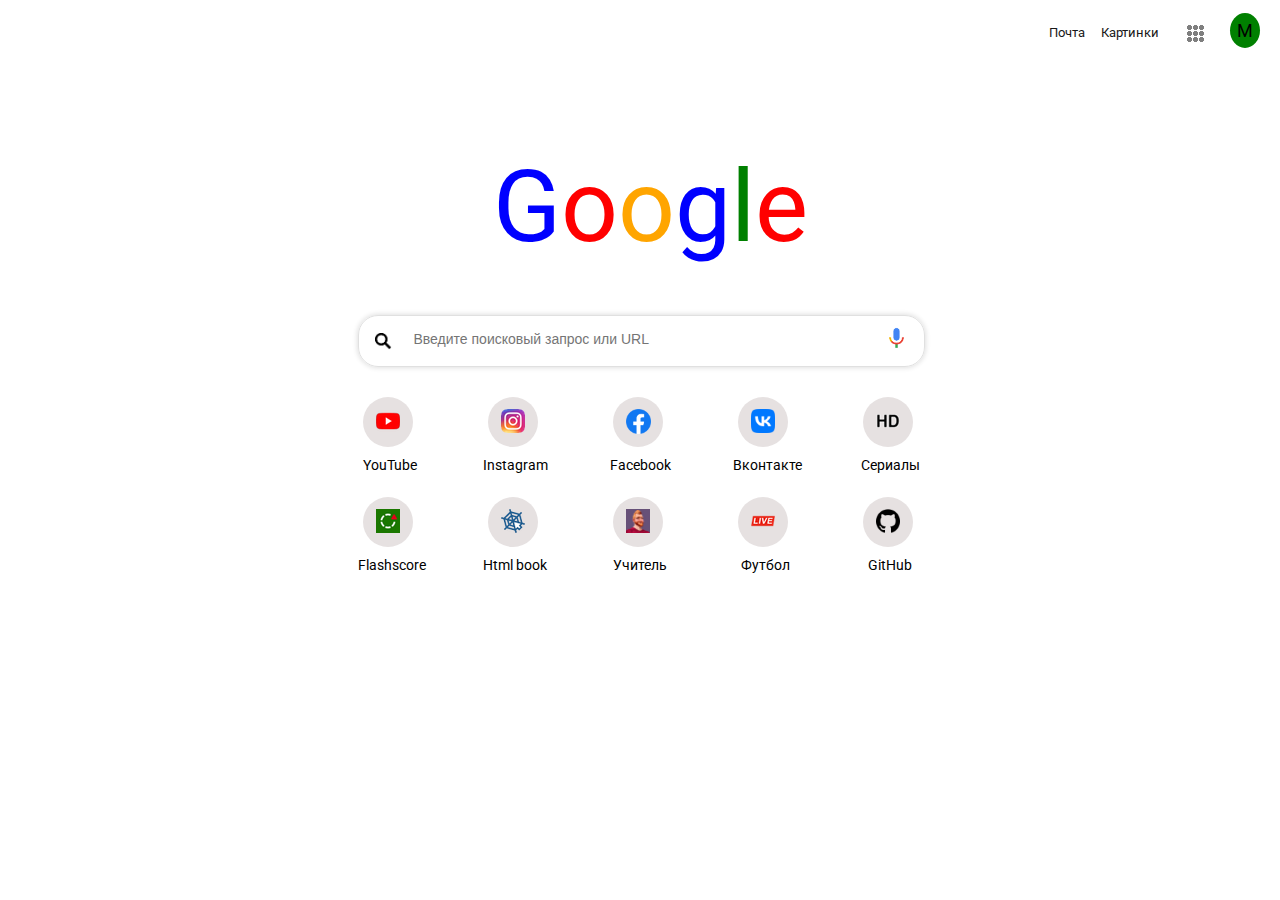
<file: index.html>
<!DOCTYPE html>
<html lang="en">
<head>
    <meta charset="UTF-8">
    <meta http-equiv="X-UA-Compatible" content="IE=edge">
    <meta name="viewport" content="width=device-width, initial-scale=1.0">
    <title>Google</title>
    <link rel="stylesheet" href="css/style.css">
</head>
<body>
    <div class="wrapper">
        <header class="header ">
            <nav class="header__navigation navigation">
                <div class="navigation__mail">
                    <a href="#" class="navigation__mail--link">Почта</a>
                </div>
                <div class="navigation__image">
                    <a href="#" class="navigation__image--link">Картинки</a>
                </div>
                <div class="navigation__app">
                    <a href="#" class="navigation__app--link">app</a>
                </div>
                <div class="navigation__account">
                    <a href="#" class="navigation__account--link">М</a>
                </div>
            </nav>
        </header>
        <main class="main container">
            <div class="main__title">
                <span class="blue">G</span><span class="red">o</span><span class="orange">o</span><span class="blue">g</span><span class="green">l</span><span class="red">e</span>
            </div>
            <div class="main__search">
                <input type="search" placeholder="Введите поисковый запрос или URL">
                <a href="#" class="main__voice">V</a>
            </div>
            <div class="bookmarks">
                <a class="main__bookmarks bookmarks" href="https://www.youtube.com/"  target="_blank">
                    <div class="bookmarks__block ">
                        <div class="bookmarks__around youtube"></div>
                        <h2 class="bookmarks__title">YouTube</h2>
                    </div>
                </a>
                <a class="main__bookmarks bookmarks" href="https://www.instagram.com/"  target="_blank">
                    <div class="bookmarks__block ">
                        <div class="bookmarks__around instagram"></div>
                        <h2 class="bookmarks__title">Instagram</h2>
                    </div>
                </a>
                <a class="main__bookmarks bookmarks" href="https://www.facebook.com/"  target="_blank">
                    <div class="bookmarks__block ">
                        <div class="bookmarks__around facebook"></div>
                        <h2 class="bookmarks__title">Facebook</h2>
                    </div>
                </a>
                <a class="main__bookmarks bookmarks" href="https://www.vk.com/"  target="_blank">
                    <div class="bookmarks__block ">
                        <div class="bookmarks__around vk"></div>
                        <h2 class="bookmarks__title">Вконтакте</h2>
                    </div>
                </a>
                <a class="main__bookmarks bookmarks " href="https://rezka.ag/series/"  target="_blank">
                    <div class="bookmarks__block margin ">
                        <div class="bookmarks__around hdrezka"></div>
                        <h2 class="bookmarks__title">Сериалы</h2>
                    </div>
                </a>
                <a class="main__bookmarks bookmarks " href="https://www.flashscore.ua/"  target="_blank">
                    <div class="bookmarks__block">
                        <div class="bookmarks__around flash"></div>
                        <h2 class="bookmarks__title">Flashscore</h2>
                    </div>
                </a>
                <a class="main__bookmarks bookmarks " href="http://htmlbook.ru/html"  target="_blank">
                    <div class="bookmarks__block">
                        <div class="bookmarks__around html-book"></div>
                        <h2 class="bookmarks__title">Html book</h2>
                    </div>
                </a>
                <a class="main__bookmarks bookmarks " href="https://fls.guru/"  target="_blank">
                    <div class="bookmarks__block">
                        <div class="bookmarks__around fls-guru"></div>
                        <h2 class="bookmarks__title">Учитель</h2>
                    </div>
                </a>
                <a class="main__bookmarks bookmarks " href="http://livetv.sx/"  target="_blank">
                    <div class="bookmarks__block">
                        <div class="bookmarks__around live"></div>
                        <h2 class="bookmarks__title">Футбол</h2>
                    </div>
                </a>
                <a class="main__bookmarks bookmarks " href="github.com/"  target="_blank">
                    <div class="bookmarks__block margin">
                        <div class="bookmarks__around github"></div>
                        <h2 class="bookmarks__title">GitHub</h2>
                    </div>
                </a>
            </div>
        </main>
        <footer class="footer container">

        </footer>
    </div>
</body>
</html>
</file>
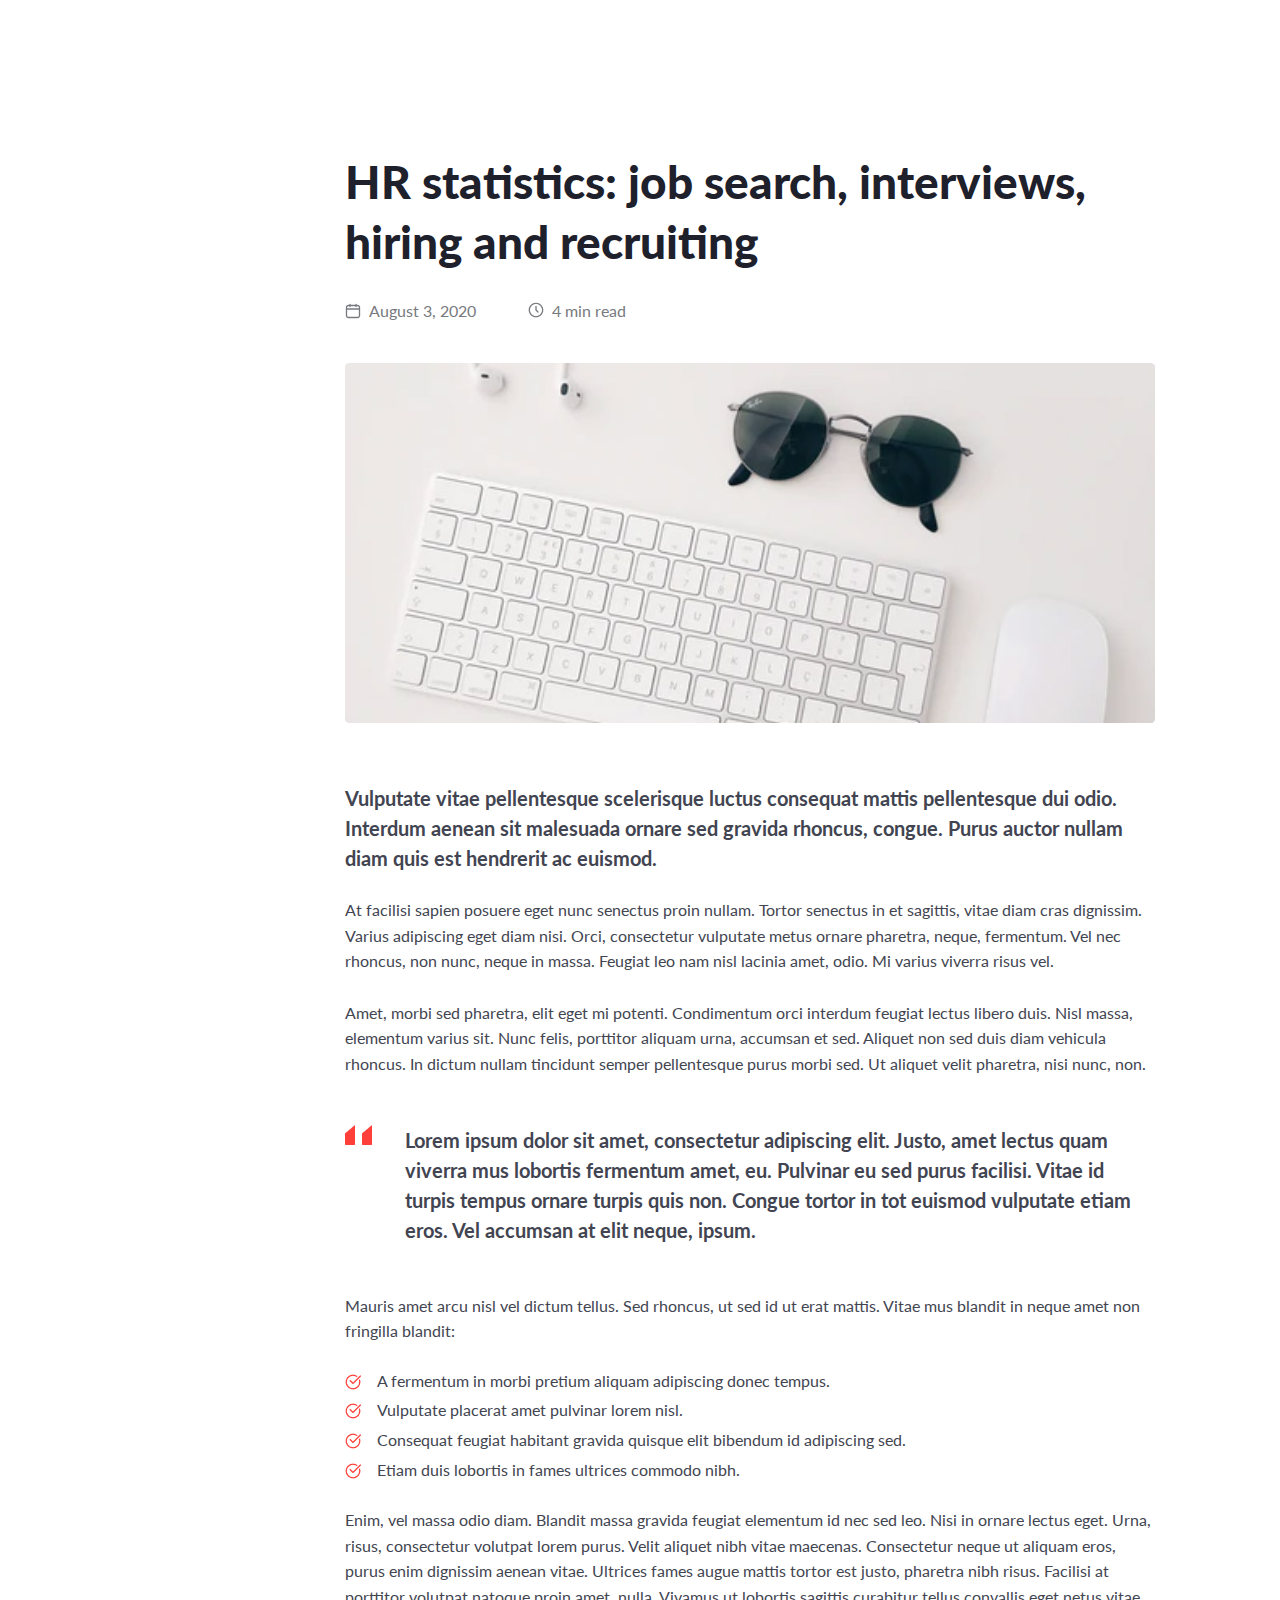
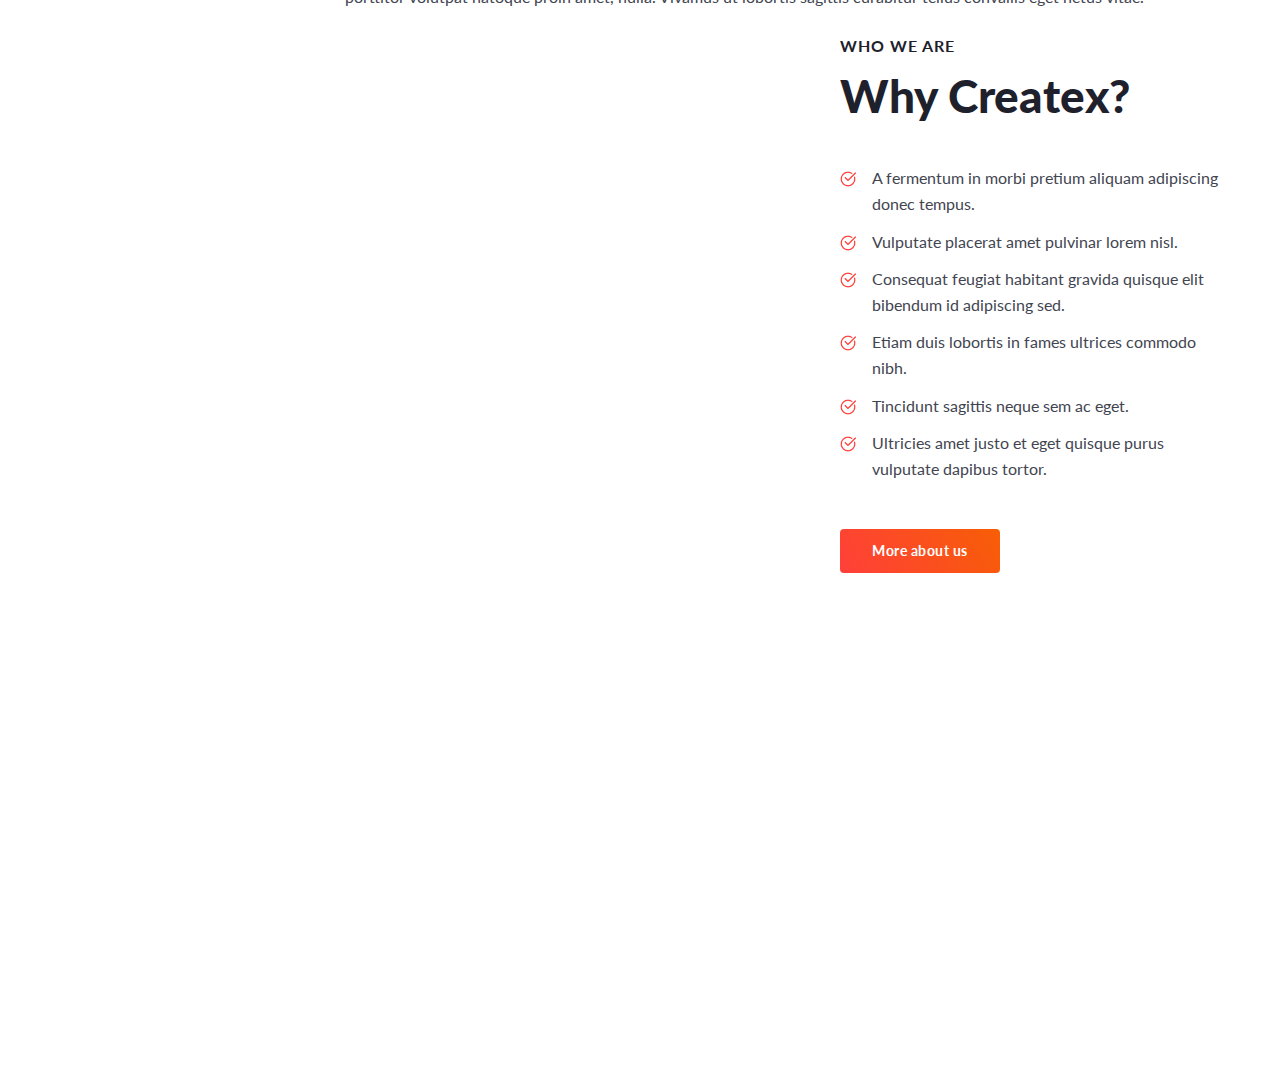
<file: page.html>
<!DOCTYPE html>
<html lang="en">
<head>
    <meta charset="UTF-8">
    <meta http-equiv="X-UA-Compatible" content="IE=edge">
    <meta name="viewport" content="width=device-width, initial-scale=1.0">
    <title>Figma article</title>
    <link rel="stylesheet" href="css/main.css">
</head>
<body>
    <div class="wrapper">
        <header class="header container">
            <h1 class="header__title">
                HR statistics: job search,  interviews, hiring and recruiting
            </h1>
            <div class="header__date">
                <span class="header__month">August 3, 2020</span>
                <span class="header__time">4 min read</span>
            </div>
        </header>
        <main class="main container">
            <img class="main__image" src="img/image.png" alt="logo">
            <div class="main__text">
                <h3 class="main__title">Vulputate vitae pellentesque scelerisque luctus consequat mattis pellentesque dui odio. Interdum aenean sit malesuada ornare sed gravida rhoncus, congue. Purus auctor nullam diam quis est hendrerit ac euismod.</h3>
                
                <p class="main__text-first">At facilisi sapien posuere eget nunc senectus proin nullam. Tortor senectus in et sagittis, vitae diam cras dignissim. Varius adipiscing eget diam nisi. Orci, consectetur vulputate metus ornare pharetra, neque, fermentum. Vel nec rhoncus, non nunc, neque in massa. Feugiat leo nam nisl lacinia amet, odio. Mi varius viverra risus vel.</p>
                
                <p class="main__text-second">Amet, morbi sed pharetra, elit eget mi potenti. Condimentum orci interdum feugiat lectus libero duis. Nisl massa, elementum varius sit. Nunc felis, porttitor aliquam urna, accumsan et sed. Aliquet non sed duis diam vehicula rhoncus. In dictum nullam tincidunt semper pellentesque purus morbi sed. Ut aliquet velit pharetra, nisi nunc, non.</p>
            </div>
    
            <div class="main__quote">
                <span class="main__quote-text">
                    Lorem ipsum dolor sit amet, consectetur adipiscing elit. Justo, amet lectus quam viverra mus lobortis fermentum amet, eu. Pulvinar eu sed purus  facilisi. Vitae id <br> turpis tempus ornare turpis quis non. Congue tortor in tot euismod vulputate etiam eros. Vel accumsan at elit neque, ipsum.
                </span> 
            </div>
    
            <div class="main__paragpraph">
                <p class="main__paragraph-text">
                    Mauris amet arcu nisl vel dictum tellus. Sed rhoncus, ut sed id ut erat mattis. Vitae mus blandit in neque amet non fringilla blandit:
                </p>
    
                <ul class="main__list list">
                    <li class="list__item"> A fermentum in morbi pretium aliquam adipiscing donec tempus.</li>
                    <li class="list__item"> Vulputate placerat amet pulvinar lorem nisl.</li>
                    <li class="list__item"> Consequat feugiat habitant gravida quisque elit bibendum id adipiscing sed.</li>
                    <li class="list__item"> Etiam duis lobortis in fames ultrices commodo nibh.</li>
                </ul>
    
                <p class="main__paragraph-text">
                    Enim, vel massa odio diam. Blandit massa gravida feugiat elementum id nec sed leo. Nisi in ornare lectus eget. Urna, risus, consectetur volutpat lorem purus. Velit aliquet nibh vitae maecenas. Consectetur neque ut aliquam eros, purus enim dignissim aenean vitae. Ultrices fames augue mattis tortor est justo, pharetra nibh risus. Facilisi at porttitor volutpat natoque proin amet, nulla. Vivamus ut lobortis sagittis curabitur tellus convallis eget netus vitae.
                </p>
            </div>
        </main>
        <!-- я достал блок paragraph из блока main что бы он не входил в container и расположил как в макете -->
        <div class="paragraph">
            <div class="paragraph__title">Who we are</div>
            <div class="paragraph__subtitle">Why Createx?</div>
            <ul class="paragraph__list list">
                <li class="list__item ">A fermentum in morbi pretium aliquam adipiscing donec tempus.</li>
                <li class="list__item">Vulputate placerat amet pulvinar lorem nisl.</li>
                <li class="list__item">Consequat feugiat habitant gravida quisque elit bibendum id adipiscing sed.</li>
                <li class="list__item">Etiam duis lobortis in fames ultrices commodo nibh.</li>
                <li class="list__item">Tincidunt sagittis neque sem ac eget.</li>
                <li class="list__item">Ultricies amet justo et eget quisque purus vulputate dapibus tortor.</li>
            </ul>
            <a href="#" target="_blank" class="paragraph__btn btn">More about us</a>
        </div>
        <footer class="footer container">
        </footer>
    </div>
</body>
</html>
</file>
<file: css/style.css>
/* /* ==================обнуление==================== */
@import 'null.css';
/* ==================шрифты======================= */
@import url('https://fonts.googleapis.com/css2?family=Roboto:wght@100;400;700&display=swap');

body{
    font-size: 14px;
    font-family: 'Roboto', sans-serif;
}
.wrapper {
    min-height: 100%;
    overflow: hidden;
}
.container {
    width: 565px;
    margin: 0 auto;
}

/* ======================вёрстка=================== */
.header {
    margin-bottom: 100px;
}
.header a {
    color:black;
}

.navigation {
    text-align: right;
    padding: 13px 20px 0 0;
    font-size: 13px;
}
.navigation__mail {
    display: inline-block;

    margin-right: 13px;
    
    
}
.navigation__mail--link {
    opacity: 0.9;
}
.navigation__image {
    display: inline-block;
    margin-right: 25px;
}
.navigation__image--link {
    opacity: 0.9;
}
.navigation__app {
    background: url(../img/black-point.png)left top no-repeat,url(../img/black-point.png)left 6px top no-repeat,url(../img/black-point.png)left 12px top no-repeat,url(../img/black-point.png)left 6px no-repeat,url(../img/black-point.png)left 12px no-repeat,url(../img/black-point.png)6px 6px no-repeat,url(../img/black-point.png)12px 12px no-repeat,url(../img/black-point.png)12px 6px no-repeat,url(../img/black-point.png)6px 12px no-repeat;
    display: inline-block;
    height: 20px;
    padding: 0 2px;
    
}
.navigation__app--link {
    line-height: 16px;
    opacity: 0;
}
.navigation__account {
    display: inline-block;
    background: green;
    padding: 7px;
    border-radius: 50%;
    color: #fff;
    font-size: 18px;
    margin-left: 15px;
}


.main__title {
    padding-left: 135px;
    font-size: 100px;
    margin-bottom: 50px;
}
.blue {
    color: blue;
}
.red {
    color: red;
}
.orange {
    color: orange;
}
.green {
    color: green;
}

.main__search{
    width: 565px;
    height: 50px;
    border-radius: 20px;
    border: 1px solid #e0e0e0 ;
    box-shadow: 0px 0px 5px 1px #e0e0e0;
    background: url(../img/search.png)15px/ 18px no-repeat,url(../img/voice.png)right 15px top 10px/25px no-repeat;
    margin-bottom: 30px;
}
.main__voice {
    margin-left: 10px;
    line-height: 16px;
    opacity: 0;
}
input{
    margin-left: 40px;
    width: 85%;
    border-radius: 20px;
    outline:none;
    font-size: 14px;
    padding: 15px;
}
.bookmarks {
    color:black;
}
.bookmarks__block {
    display: inline-block;
    width: 60px;
    margin-bottom: 20px;
    text-align: center;
    margin-right: 62px;
}
.bookmarks__title {
    
    width: 65px;
    height: 20px;
    margin: 0 auto;
}
.bookmarks__around  {
    margin: 0 auto 10px;
    width: 50px;
    height: 50px;
    border-radius: 50%;
    
}
.youtube {
    background-color: #e6e1e1;
    background-image:url(../img/youtube.png);
    background-repeat: no-repeat;
    background-position: 13px 12px;
}
.instagram {
    background-color: #e6e1e1;
    background-image:url(../img/instagram.png);
    background-repeat: no-repeat;
    background-position: 13px 12px;
}
.facebook {
    background-color: #e6e1e1;
    background-image:url(../img/facebook.png);
    background-repeat: no-repeat;
    background-position: 13px 12px;
    background-size: 25px ;
}
.vk {
    background-color: #e6e1e1;
    background-image:url(../img/vk.png);
    background-repeat: no-repeat;
    background-position: 13px 12px;
    background-size: 24px ;
}
.hdrezka{
    background-color: #e6e1e1;
    background-image:url(../img/hdrezka.png);
    background-repeat: no-repeat;
    background-position: 13px 12px;
    background-size: 24px ;
}
.flash {
    background-color: #e6e1e1;
    background-image:url(../img/flash.png);
    background-repeat: no-repeat;
    background-position: 13px 12px;
    background-size: 24px ;
}
.html-book {
    background-color: #e6e1e1;
    background-image:url(../img/html.png);
    background-repeat: no-repeat;
    background-position: 13px 12px;
    background-size: 24px ;
}
.fls-guru {
    background-color: #e6e1e1;
    background-image:url(../img/fls-guru.jpg);
    background-repeat: no-repeat;
    background-position: 13px 12px;
    background-size: 24px ;
}
.live {
    background-color: #e6e1e1;
    background-image:url(../img/live.png);
    background-repeat: no-repeat;
    background-position: 13px 12px;
    background-size: 24px ;
}
.github {
    background-color: #e6e1e1;
    background-image:url(../img/github.png);
    background-repeat: no-repeat;
    background-position: 13px 12px;
    background-size: 24px ;
}
.margin {
    margin-right: 0;
}
/* .main a{
    color:black;
} */
</file>
<file: css/main.css>
@import 'null.css';

@import url('https://fonts.googleapis.com/css2?family=Lato:wght@400;700;900&display=swap');


/* =====================Общие записи===================== */

body {
    font-family: Lato;
    color:#424551;
    font-size: 16px;
}
.wrapper {
    box-sizing: border-box;
    overflow: hidden;
}
.container {
    width: 810px;
    margin: 0 0 0 345px;
}
/* ======================================================= */
.header {
    margin-top: 152px;
}
.header__title {
    font-size: 46px;
    font-weight: 900;
    line-height: 1.3;
    color: #1E212C;
    margin-bottom: 26px;
}
.header__date {
    font-size: 16px;
    line-height: 1.6;
    color: #787A80;
    margin-bottom: 39.89px;
}
.header__month {
    background: url(../img/month.svg)0px 2px no-repeat;
    margin-right: 48px;
    padding-left: 24px;
}
.header__time {
    background: url(../img/Clock.svg)0 1px no-repeat;
    padding-left: 24px;
}
.main__image {
    margin-bottom: 60px;
}
.main__title {
    font-size: 20px;
    line-height: 1.5;
    font-weight: bold;
    margin-bottom: 24px;
}
.main__text h2 {
    font-weight: 700;
    font-size: 20px;
    line-height: 1.5;
}

.main__text p {
    line-height: 1.6;
}
.main__text-first {
    margin-bottom: 26px;
}
.main__text-second {
    margin-bottom: 48px;
}
.main__quote {
    background: url(../img/icon-paragraph1.png)left top no-repeat, 
                url(../img/icon-paragraph2.png)17px top no-repeat;
    margin-bottom: 48px;
}
.main__quote-text {
    display: inline-block;
    font-weight: 700;
    padding-left: 60px;
    font-size: 20px;
    line-height: 1.5;
}
.main__paragraph-text{
    line-height: 1.6;
    width: 810px;
    margin-bottom: 24px;
}
.main__list, .list{
    margin-bottom: 25px;
    width: 600px;
}
.paragraph {
    margin-left: 840px;
    margin-bottom: 500px;
}
.list__item{
    background: url(../img/icon-list.png)left 6px no-repeat;
    line-height: 1.6;
    margin-bottom: 4px;
    padding-left: 32px;
}

.paragraph__title {
    font-size: 16px;
    line-height: 1.5;
    font-weight: 700;
    letter-spacing: 1px;
    margin-bottom: 8px;
    color: #1E212C;
    text-transform: uppercase;
}
.paragraph__subtitle{
    color: #1E212C;
    font-size: 46px;
    font-weight: 900;
    line-height: 1.3;
    margin-bottom: 40px;
}
.paragraph__list {
    width: 390px;
    margin-bottom: 48px;
}
.paragraph__list > li {
    margin-bottom: 12px;
}
.paragraph__btn {
    background: linear-gradient(55.95deg, #FF3F3A 0%, #F75E05 100%);
    font-size: 14px;
    height: 44px;
    display: inline-block;
    border-radius: 4px;
    font-weight: 700;
    line-height: 3.14;
    letter-spacing: 0.5px;
    padding: 0 32px;
    color: #fff;
}
</file>
